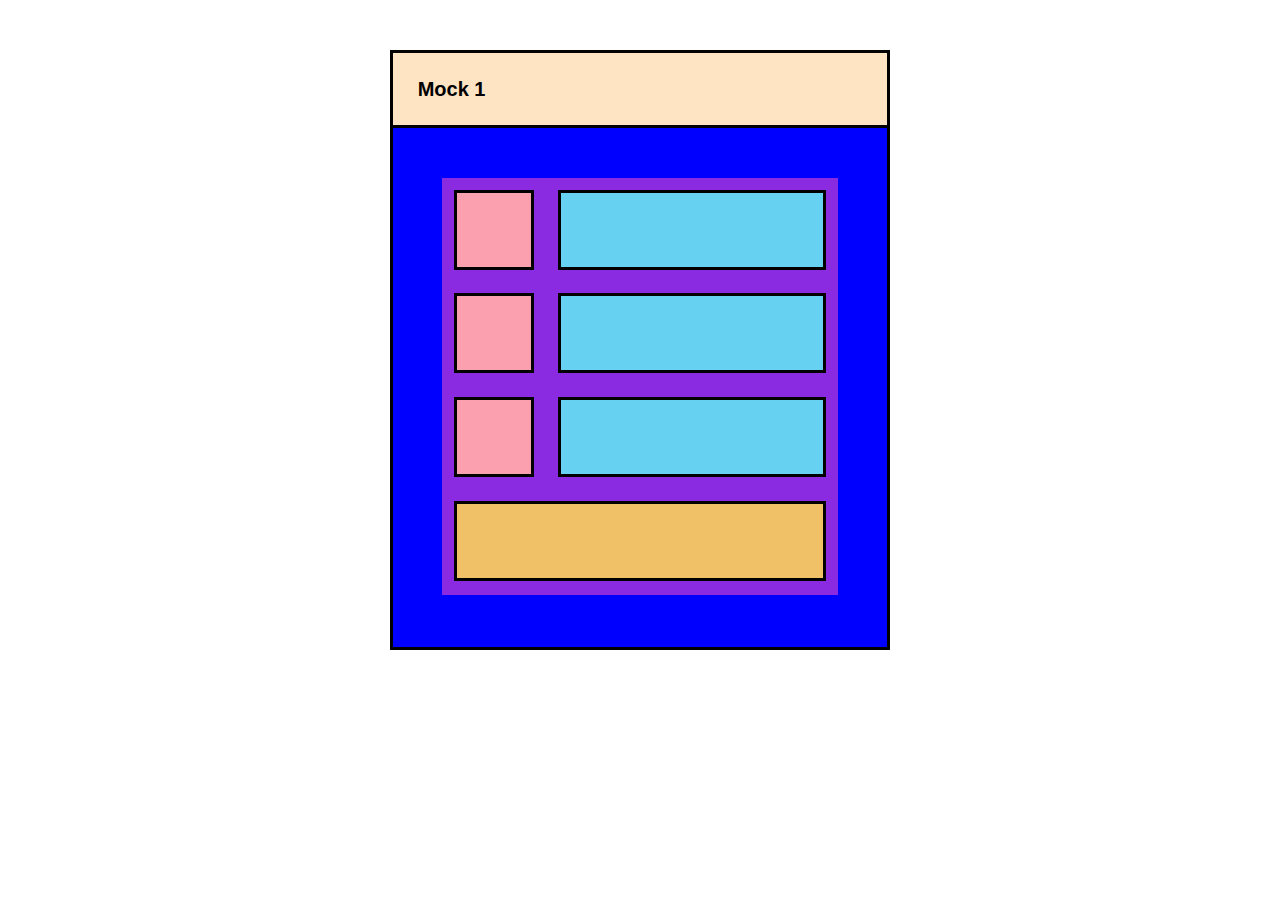
<file: challenge-1/index.html>
<!DOCTYPE html>
<html lang="en">
<head>
    <meta charset="UTF-8">
    <meta http-equiv="X-UA-Compatible" content="IE=edge">
    <meta name="viewport" content="width=device-width, initial-scale=1.0">
    <link href="./style.css" rel="stylesheet" type="text/css">
    <title>css flexbox</title>
</head>
<body>
    <div class="main">
        <h1>Mock 1</h1>
        <div class="firstdDiv">

            <div class="row">
                <div class="c1"> </div>
                <div class="c2"> </div>
            </div>
            
            <div class="row">
                <div class="c1"> </div>
                <div class="c2"></div>
            </div>
            
            <div class="row">
                <div class="c1"> </div>
                <div class="c2"> </div>
            </div>
            <div class="last"></div> 


        </div>

    </div>
    
</body>
</html>
</file>
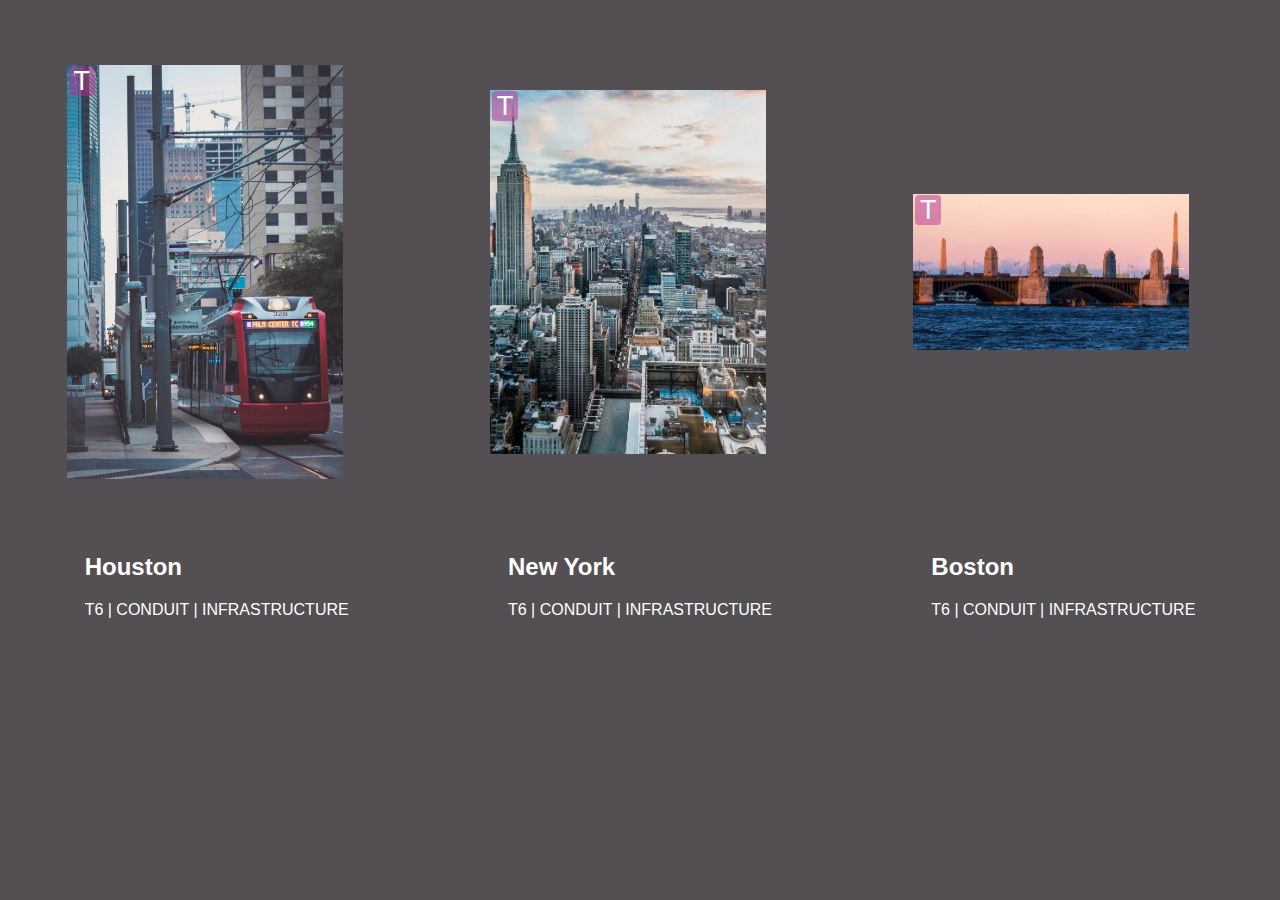
<file: challenge-2/index.html>
<!DOCTYPE html>
<html lang="en">
<head>
    <meta charset="UTF-8">
    <meta http-equiv="X-UA-Compatible" content="IE=edge">
    <meta name="viewport" content="width=device-width, initial-scale=1.0">
    <link href="style-challenge2.css" rel="stylesheet" type="text/css">
    <title>layout</title>
</head>
<body>

<div id="parent">


    <div class="flex">

        <div class="image ">
            <img src="../challenge-2/image/1.jfif">
            <div class="title">T</div>
        </div>



        <div class="image ">
            <img src="../challenge-2/image/2.jfif">
            <div class="title">T</div>
        </div>



        <div class="image " id="third">
            <img src="./image/3.jfif" >
            <div class="title">T</div>
        </div>


    </div>


    <div class="flex scound">

        <div class="text">
            <h2>Houston</h2>
            <p>T6 | CONDUIT | INFRASTRUCTURE</p>
        </div>

        <div class="text">
            <h2>New York</h2>
             <p>T6 | CONDUIT | INFRASTRUCTURE</p>
        </div>

        <div class="text">
            <h2>Boston</h2>
            <p>T6 | CONDUIT | INFRASTRUCTURE</p>
        </div>



    </div>

</div>

    
</body>
</html>
</file>
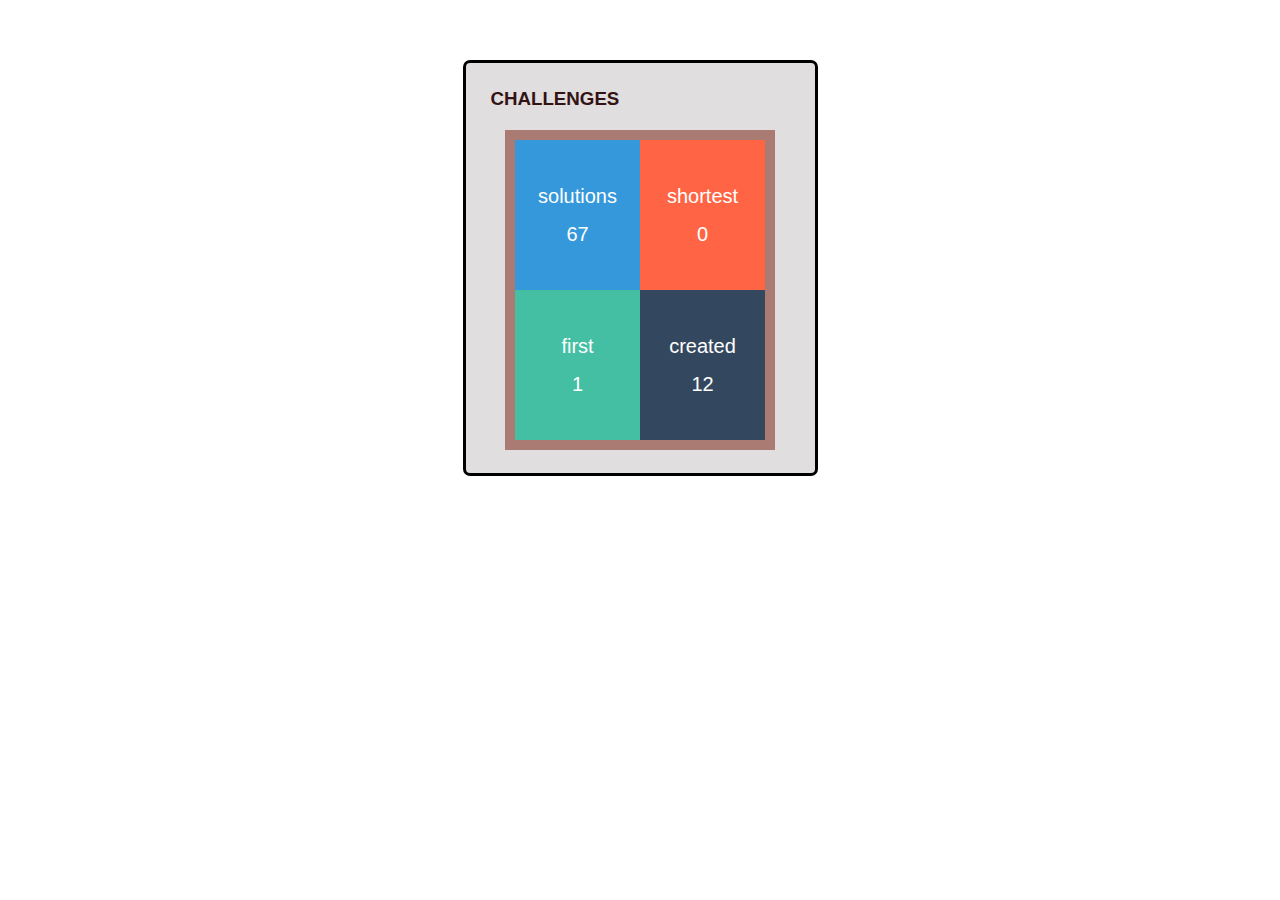
<file: challenge-3/index.html>
<!DOCTYPE html>
<html lang="en">
<head>
    <meta charset="UTF-8">
    <meta http-equiv="X-UA-Compatible" content="IE=edge">
    <meta name="viewport" content="width=device-width, initial-scale=1.0">
    <link href="challenge3.css" rel="stylesheet" type="text/css">
    <title>flexbox</title>
</head>
<body>

    <div class=" challenge card">
        <h3 class="card-title">CHALLENGES</h3>
        <div class="quadrants">
            <div class="quadrants-upper" >

                <div class="quadrants-1 solutions">
                    <span class="quadrants-title">solutions</span>
                    <span class="quadrants-number">67</span>
                </div>

                <div class="quadrants-1 shortest">
                    <span class="quadrants-title">shortest</span>
                    <span class="quadrants-number">0</span>
                </div>


            </div>

            <div class="quadrants-lower" >

                <div class="quadrants-1 first">
                    <span class="quadrants-title">first</span>
                    <span class="quadrants-number">1</span>
                </div>

                <div class="quadrants-1 authored">
                    <span class="quadrants-title">created</span>
                    <span class="quadrants-number">12</span>
                </div>


            </div>


        </div>

    </div>

    
</body>
</html>
</file>
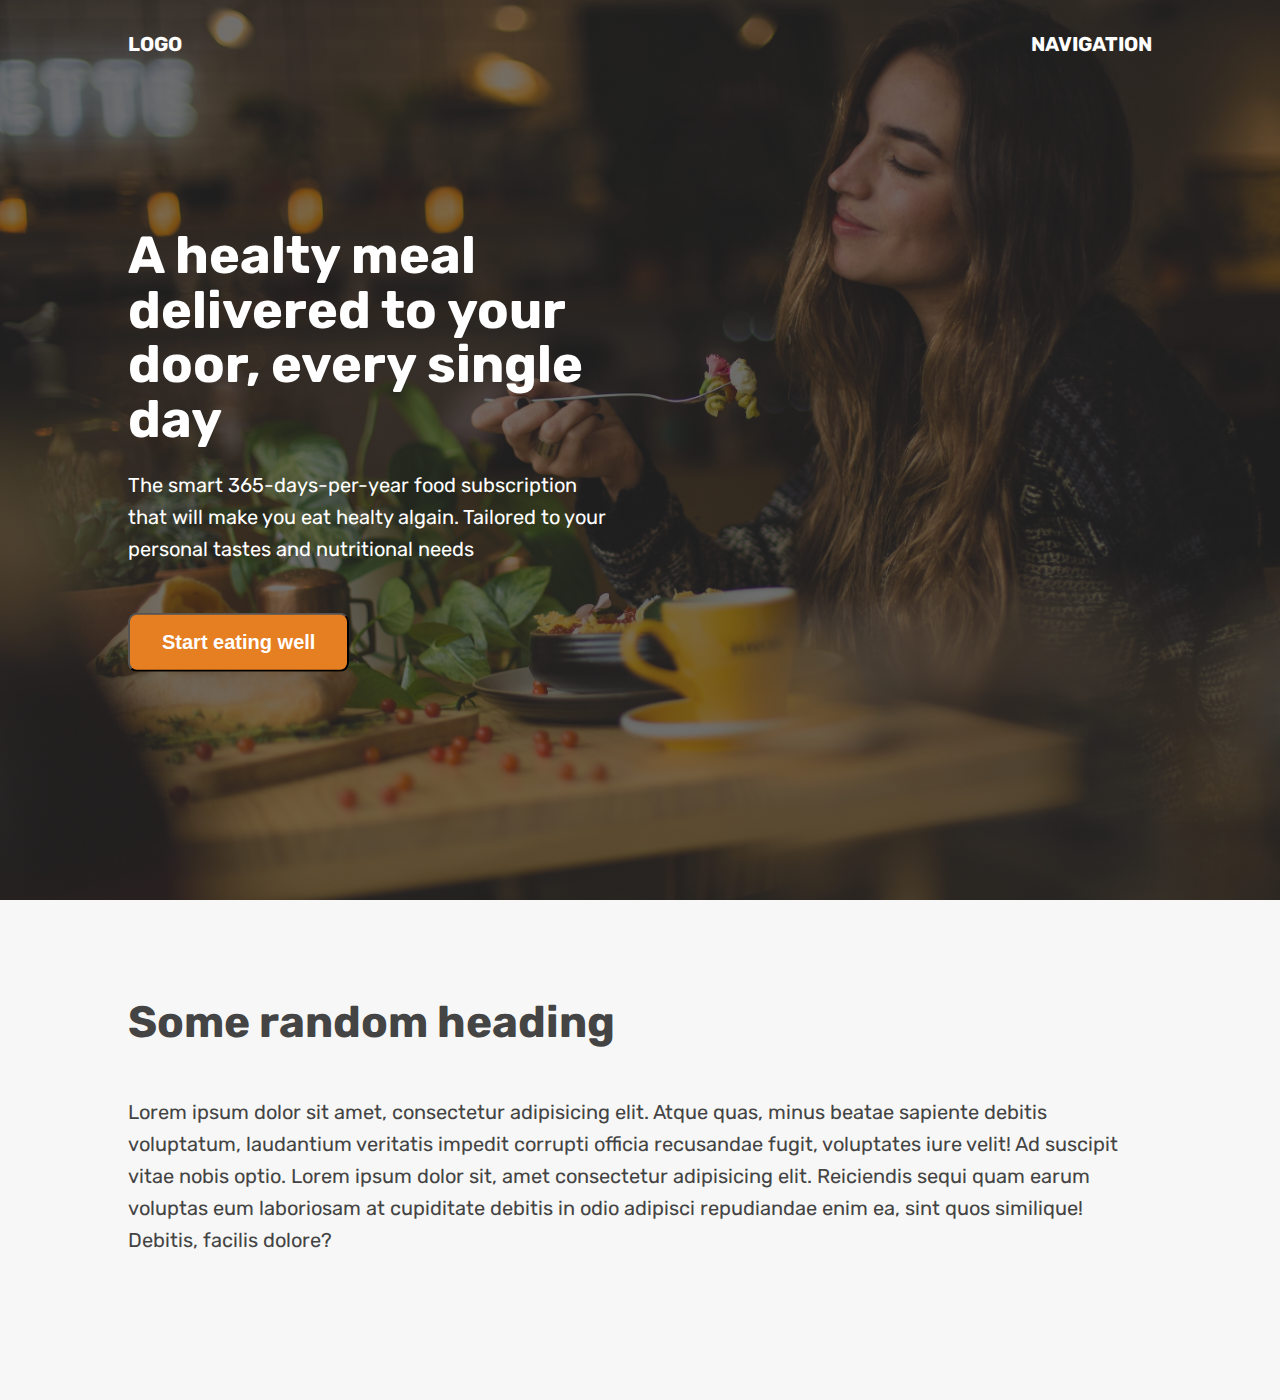
<file: challenge-4/index.html>
<!DOCTYPE html>
<html lang="en">
<head>
    <meta charset="UTF-8">
    <meta http-equiv="X-UA-Compatible" content="IE=edge">
    <meta name="viewport" content="width=device-width, initial-scale=1.0">
    <link href="style.css" rel="stylesheet">

    <link
      href="https://fonts.googleapis.com/css2?family=Rubik:wght@400;600;700&display=swap"
      rel="stylesheet" />
    <title>Challenge-4</title>
</head>
<body>
    <header class="header">
        <div class="container">
            <div class="header-links ">
                <a href="#">LOGO</a>
                <a href="#">NAVIGATION</a>
            </div>
         
        </div>

        <div class="header-container">
            <div class="header-container-inner">
                <h1> A healty meal delivered to your door, every single day </h1>
                <p>The smart 365-days-per-year food subscription that will make you eat healty algain. Tailored to your personal tastes and nutritional needs</p>
            <button class="btn"> Start eating well </button>
            </div>

    </div>

    </header>
    <section>
        <div class="container">

            <h2>Some random heading</h2>
            <p>
              Lorem ipsum dolor sit amet, consectetur adipisicing  elit. Atque quas,
              minus beatae sapiente debitis voluptatum, laudantium veritatis impedit
              corrupti officia recusandae fugit, voluptates iure velit! Ad suscipit
              vitae nobis optio. Lorem ipsum dolor sit, amet consectetur adipisicing
              elit. Reiciendis sequi quam earum voluptas eum laboriosam at
              cupiditate debitis in odio adipisci repudiandae  enim ea, sint quos
              similique! Debitis, facilis dolore?
            </p>

        </div>
    </section>
</body>
</html>
</file>
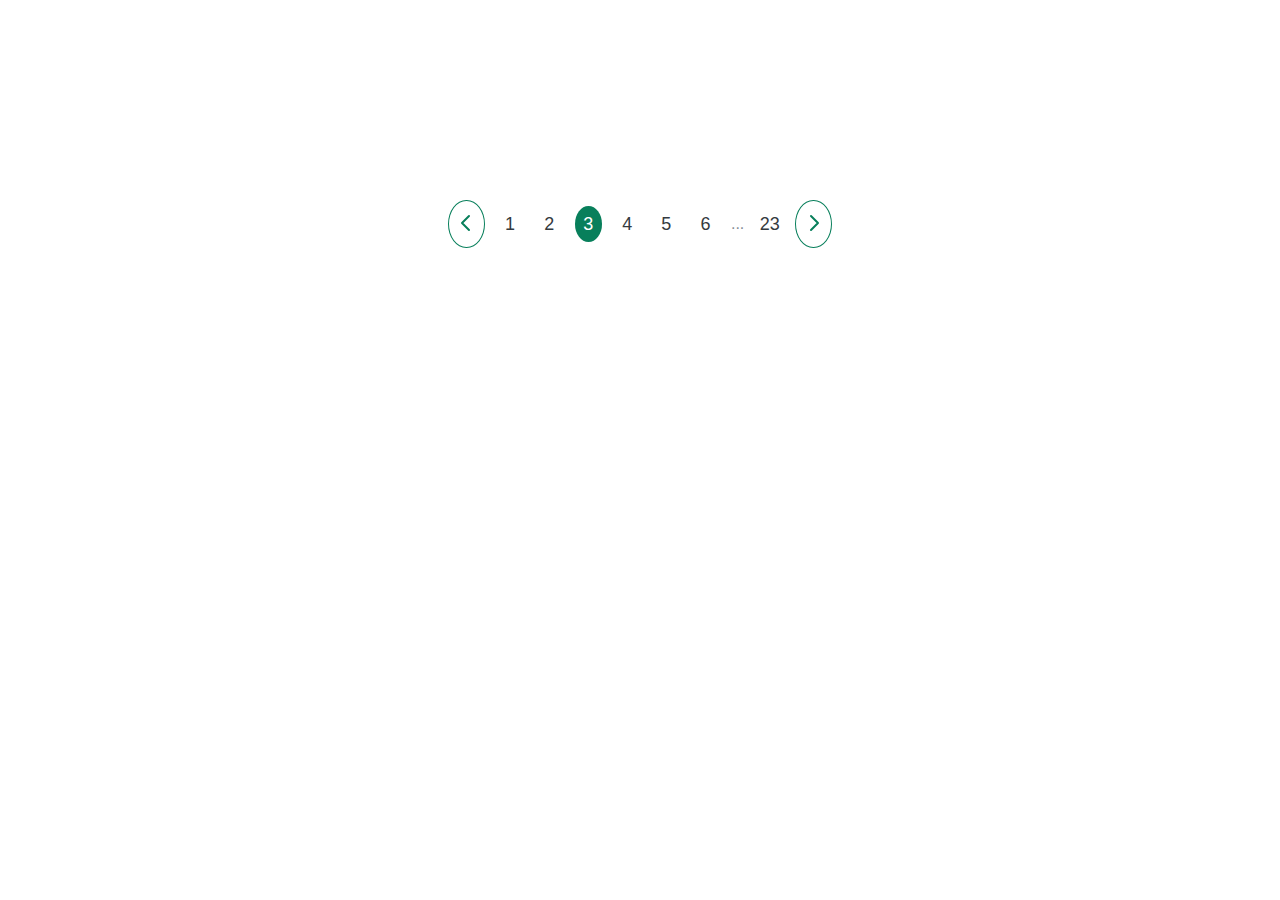
<file: challenge-5/index.html>
<!DOCTYPE html>
<html lang="en">
<head>
    <meta charset="UTF-8">
    <meta http-equiv="X-UA-Compatible" content="IE=edge">
    <meta name="viewport" content="width=device-width, initial-scale=1.0">
    <link rel="stylesheet" href="style.css">
    <title>Challenge-5</title>
</head>
<body>
    
        <div class="pagination">
            <button class="btn">
                <svg
                  class="btn-icon"
                  xmlns="http://www.w3.org/2000/svg"
                  fill="none"
                  viewBox="0 0 24 24"
                  stroke="currentColor"
                >
                  <path
                    stroke-linecap="round"
                    stroke-linejoin="round"
                    stroke-width="2"
                    d="M15 19l-7-7 7-7"
                  />
                </svg>
              </button>
    
              <a href="#" class="page-link">1</a>
              <a href="#" class="page-link">2</a>
              <a href="#" class="page-link  page-link--current">3</a>
              <a href="#" class="page-link">4</a>
              <a href="#" class="page-link">5</a>
              <a href="#" class="page-link">6</a>
              <span class="dots">...</span>
              <a href="#" class="page-link">23</a>
    
              <button class="btn">
                <svg
                  xmlns="http://www.w3.org/2000/svg"
                  class="btn-icon"
                  fill="none"
                  viewBox="0 0 24 24"
                  stroke="currentColor"
                >
                  <path
                    stroke-linecap="round"
                    stroke-linejoin="round"
                    stroke-width="2"
                    d="M9 5l7 7-7 7"
                  />
                </svg>
              </button>
    
        </div>
    
</body>
</html>
</file>
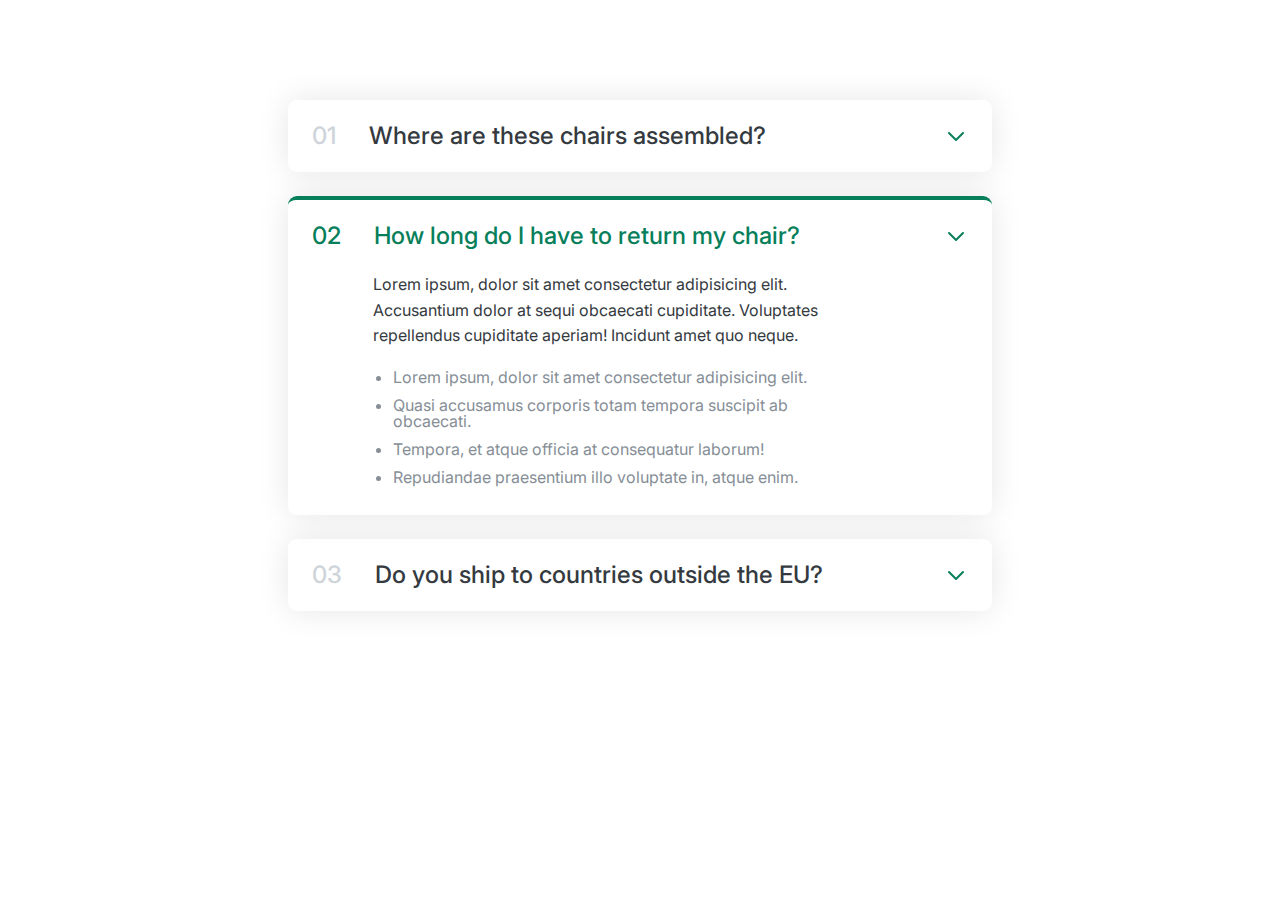
<file: challenge-6/index.html>
<!DOCTYPE html>
<html lang="en">
<head>
    <meta charset="UTF-8">
    <meta http-equiv="X-UA-Compatible" content="IE=edge">
    <meta name="viewport" content="width=device-width, initial-scale=1.0">
    <title>Accordion</title>
    <link rel="stylesheet" href="style.css">
    <link
    href="https://fonts.googleapis.com/css2?family=Inter:wght@400;500;700&display=swap"
    rel="stylesheet" />
</head>
<body>
    <div class="accordion">

        <div class="item">
            <div class="title">
                <p class="number">01</p>
                <p class="text">Where are these chairs assembled?</p>
            </div>
            <svg
            xmlns="http://www.w3.org/2000/svg"
            class="icon"
            fill="none"
            viewBox="0 0 24 24"
            stroke="currentColor"
            >
            <path
              stroke-linecap="round"
              stroke-linejoin="round"
              stroke-width="2"
              d="M19 9l-7 7-7-7"
            />
          </svg>

        </div>

        <div class="hidden-box">
            <div class="item-open">
               <div class="title">
                  <p class="number">02</p>
                  <p class="text">How long do I have to return my chair?</p>
               </div>
                <svg
                xmlns="http://www.w3.org/2000/svg"
                class="icon"
                fill="none"
                viewBox="0 0 24 24"
                stroke="currentColor"
                 >
              <path
                stroke-linecap="round"
                stroke-linejoin="round"
                stroke-width="2"
                d="M19 9l-7 7-7-7"
              />
            </svg>
    
            </div>

            <div class="item-title">
                <p>
                    Lorem ipsum, dolor sit amet consectetur adipisicing elit.
                    Accusantium dolor at sequi obcaecati cupiditate. Voluptates
                    repellendus cupiditate aperiam! Incidunt amet quo neque.
                  </p>
                  <ul>
                    <li>Lorem ipsum, dolor sit amet consectetur adipisicing elit.</li>
                    <li>
                      Quasi accusamus corporis totam tempora suscipit ab obcaecati.
                    </li>
                    <li>Tempora, et atque officia at consequatur laborum!</li>
                    <li>Repudiandae praesentium illo voluptate in, atque enim.</li>
                  </ul>

            </div>

        </div>

        <div class="item">
            <div class="title">
                <p class="number">03</p>
                <p class="text">Do you ship to countries outside the EU?</p>
            </div>
            <svg
              xmlns="http://www.w3.org/2000/svg"
              class="icon"
              fill="none"
              viewBox="0 0 24 24"
              stroke="currentColor"
            >
              <path
                stroke-linecap="round"
                stroke-linejoin="round"
                stroke-width="2"
                d="M19 9l-7 7-7-7"
              />
            </svg>
        </div>

        

    </div>
    
</body>
</html>
</file>
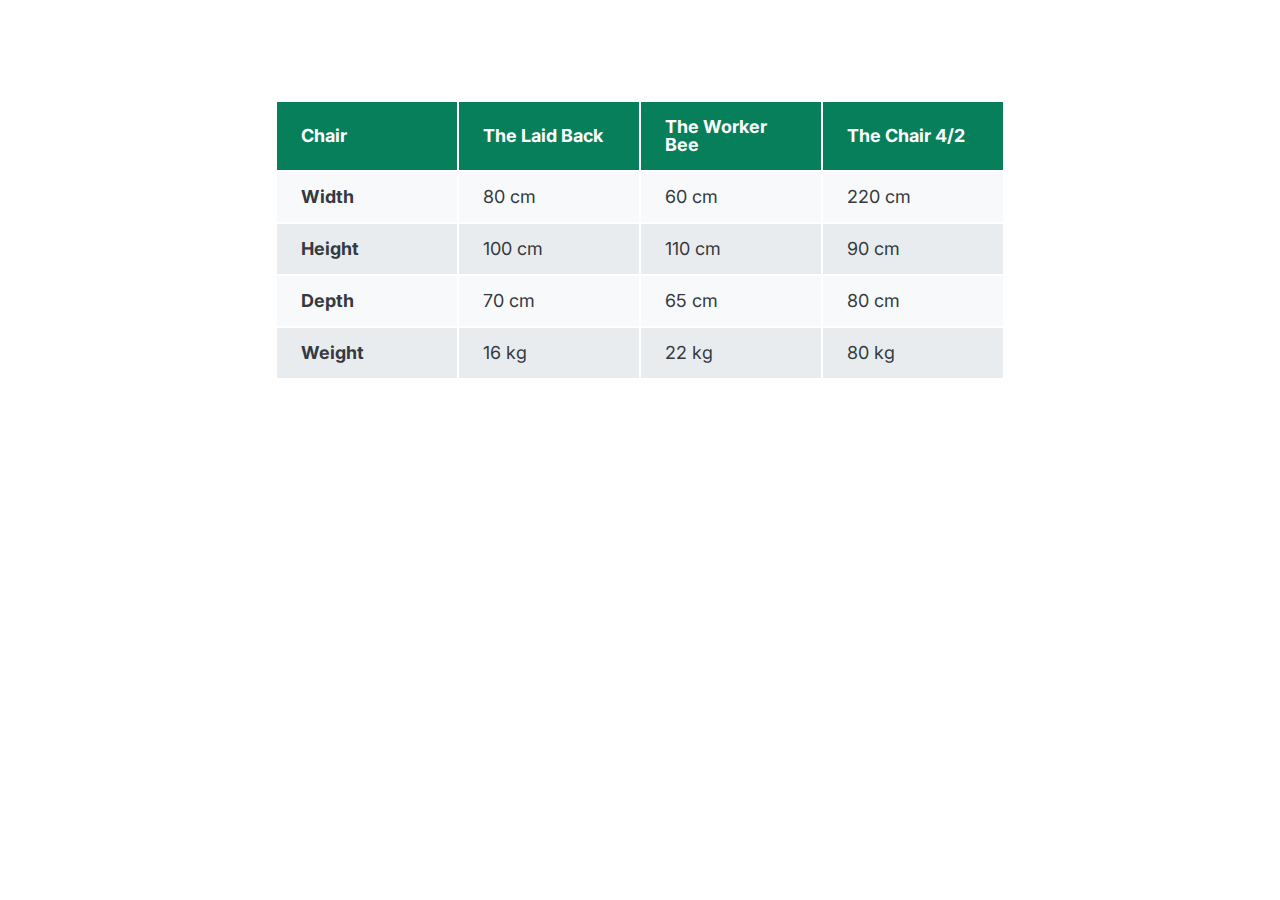
<file: challenge-7/index.html>
<!DOCTYPE html>
<html lang="en">
<head>
    <meta charset="UTF-8">
    <meta http-equiv="X-UA-Compatible" content="IE=edge">
    <meta name="viewport" content="width=device-width, initial-scale=1.0">
    <link rel="stylesheet" href="style.css">
    <link
      href="https://fonts.googleapis.com/css2?family=Inter:wght@400;500;700&display=swap"
      rel="stylesheet" />

    <title>Table</title>
</head>
<body>
    <div class="table">
       <table>
           <thead>
               <tr>
                <th>Chair</th>
                <th>The Laid Back</th>
                <th>The Worker Bee</th>
                <th>The Chair 4/2</th>
               </tr> 
           </thead>

           <tbody>
               <tr>
                   <th>Width</th>
                   <td>80 cm</td>
                   <td>60 cm</td>
                   <td>220 cm</td>
               </tr>

               <tr>
                   <th>Height</th>
                   <td>100 cm</td>
                   <td>110 cm</td>
                   <td>90 cm</td>

               </tr>
               <tr>
                   <th>Depth</th>
                   <td>70 cm</td>
                   <td>65 cm</td>
                   <td>80 cm</td>
               </tr>
               <tr>
                   <th>Weight</th>
                   <td>16 kg</td>
                   <td>22 kg</td>
                   <td>80 kg</td>
               </tr>
           </tbody>
       </table>
    </div>
</body>
</html>
</file>
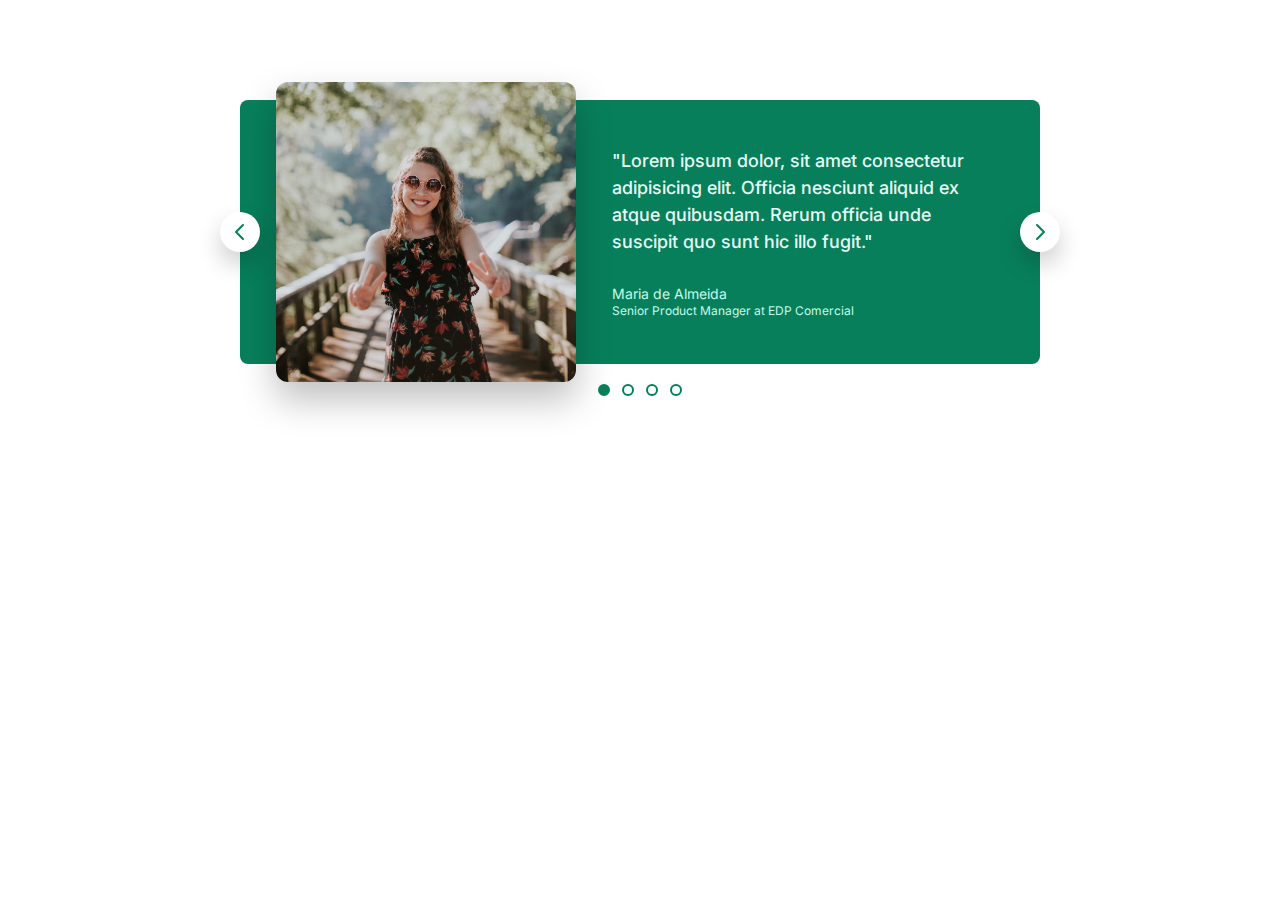
<file: challenge-8/index.html>
<!DOCTYPE html>
<html lang="en">
<head>
    <meta charset="UTF-8">
    <meta http-equiv="X-UA-Compatible" content="IE=edge">
    <meta name="viewport" content="width=device-width, initial-scale=1.0">
    <link rel="stylesheet" href="style.css">
    <link
    href="https://fonts.googleapis.com/css2?family=Inter:wght@400;500;700&display=swap"
    rel="stylesheet"/>
    <title>Carousel Component</title>
</head>
<body>
    <div class="carousel">
        <img src="maria.jpg" alt="Maria">
        <section class="testimonial">
            <p class="testimonial-text">
                "Lorem ipsum dolor, sit amet consectetur adipisicing elit. Officia
                nesciunt aliquid ex atque quibusdam. Rerum officia unde suscipit quo
                sunt hic illo fugit."
            </p>
            <p class="testimonial-author">Maria de Almeida</p>
            <p class="testimonial-job">Senior Product Manager at EDP Comercial</p>
        </section>

        <button class="btn btn--left">
            <svg
               xmlns="http://www.w3.org/2000/svg"
               class="btn-icon"
               fill="none"
               viewBox="0 0 24 24"
               stroke="currentColor"
            >
                <path
                  stroke-linecap="round"
                  stroke-linejoin="round"
                  stroke-width="2"
                  d="M15 19l-7-7 7-7"
                />
            </svg>

        </button>


        <button class="btn btn--right">
            <svg
              xmlns="http://www.w3.org/2000/svg"
              class="btn-icon"
              fill="none"
              viewBox="0 0 24 24"
              stroke="currentColor"
            >
              <path
                stroke-linecap="round"
                stroke-linejoin="round"
                stroke-width="2"
                d="M9 5l7 7-7 7"
              />
            </svg>
        </button>


        <div class="dots">
            <button class="dot dot--fill">&nbsp;</button>
            <button class="dot">&nbsp;</button>
            <button class="dot">&nbsp;</button>
            <button class="dot">&nbsp;</button>
        </div>


    </div>

    
</body>
</html>
</file>
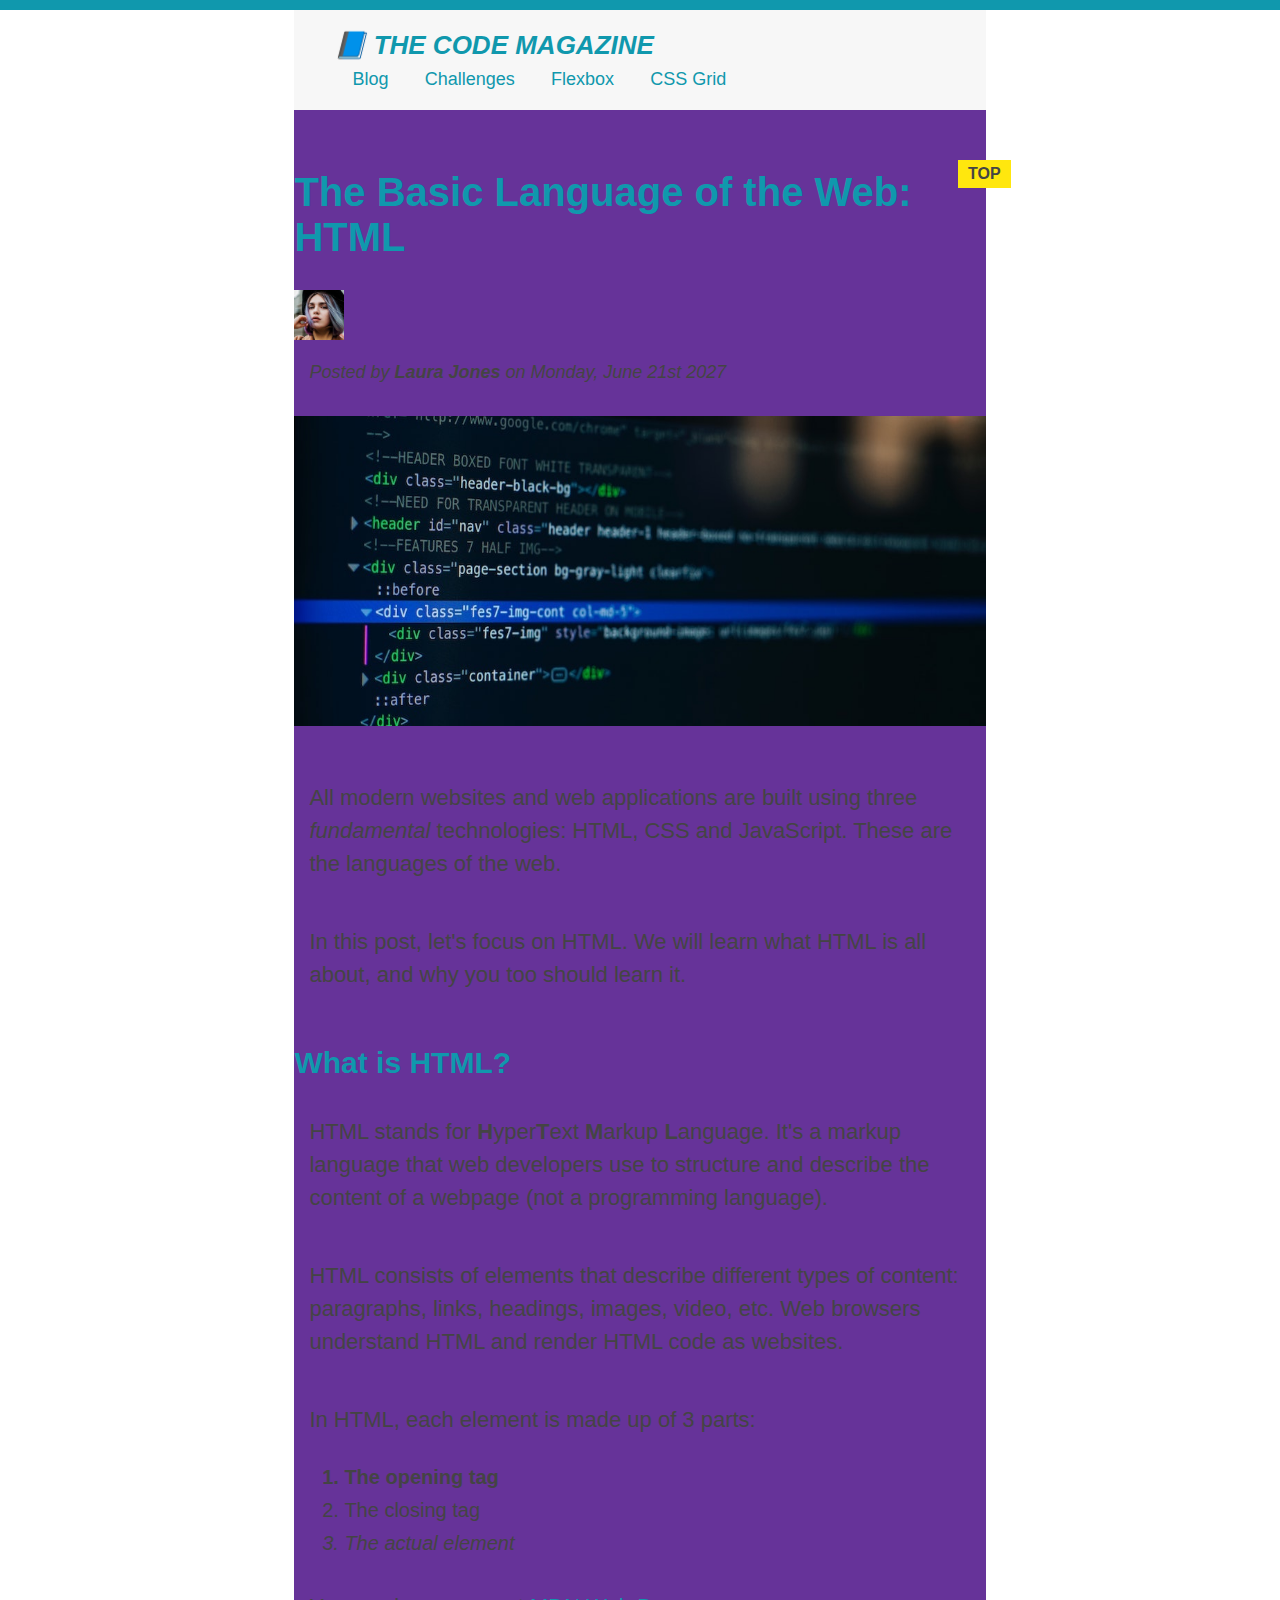
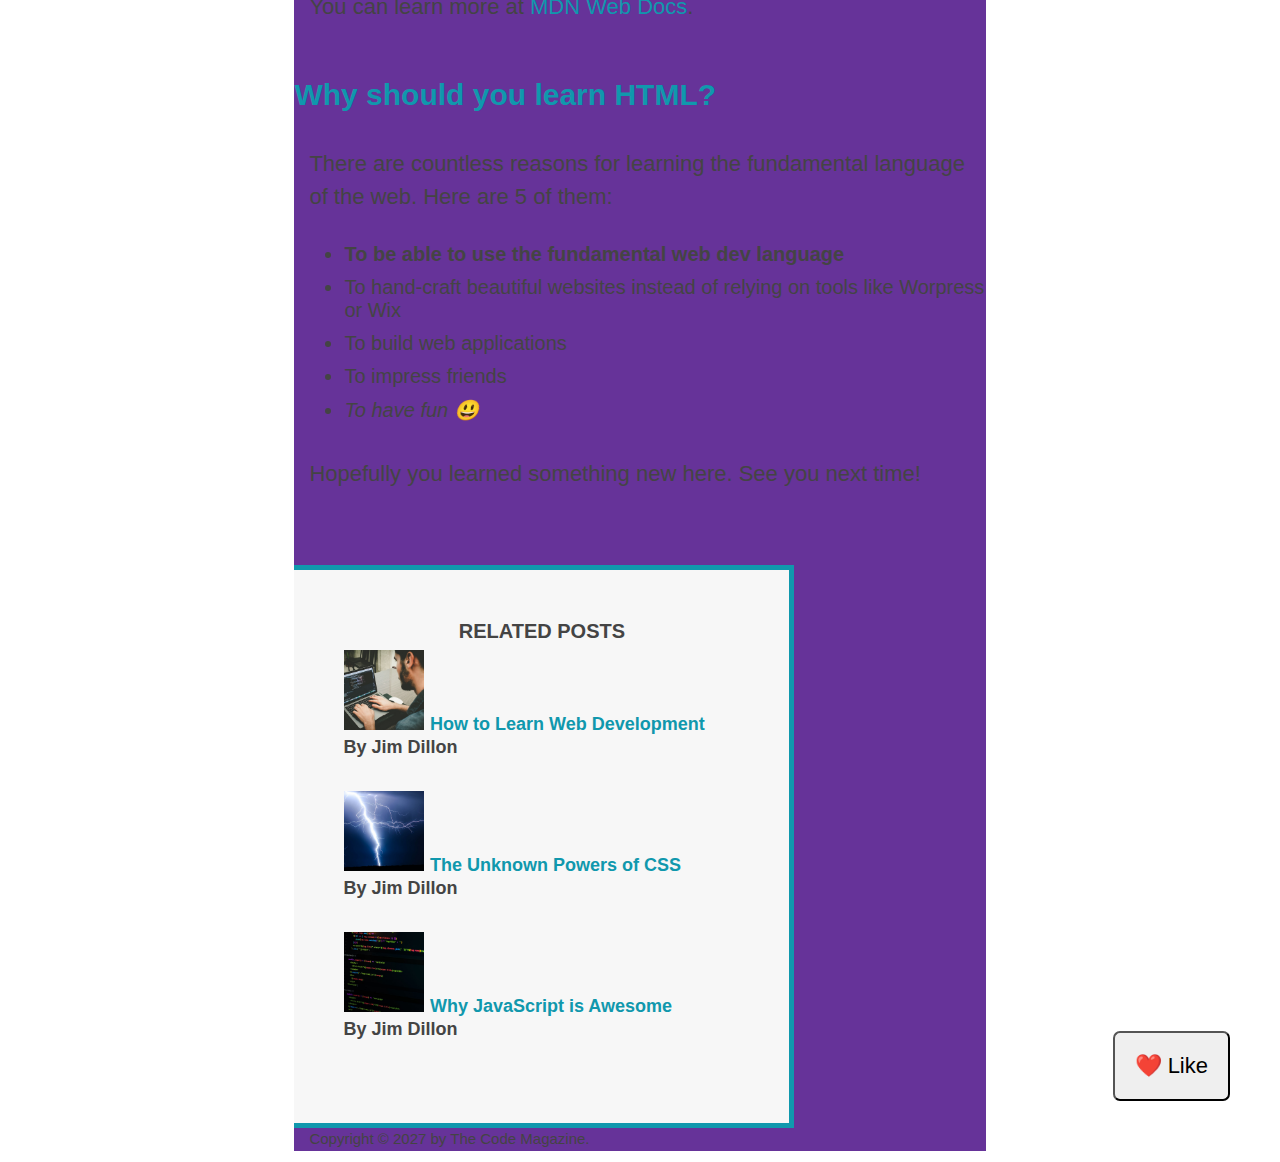
<file: challenge-9/index.html>
<!DOCTYPE html>
<html lang="en">
<head>
    <meta charset="UTF-8">
    <meta http-equiv="X-UA-Compatible" content="IE=edge">
    <meta name="viewport" content="width=device-width, initial-scale=1.0">
    <link rel="stylesheet" href="style.css">
    <title>challenge-9</title>
</head>
<body>
    <div class="container">
        <header class="main-header">
            <h1> <span>📘</span> The Code Magazine</h1>

            <nav>
                <ul>
                    <li><a href="#">Blog</a></li>
                    <li><a href="#">Challenges</a></li>
                    <li><a href="#">Flexbox</a></li>
                    <li><a href="#">CSS Grid</a></li>
                </ul> 
            </nav>

        </header>
        <!------------------->
        <div class="article">
            <header class="post-header">
                <h2>The Basic Language of the Web: HTML</h2>
                <div class="image">
                    <img src="images/laura-jones.jpg" alt="Headshot of Laura Jones"    />
                </div>

                <p id="author">
                    Posted by <strong>Laura Jones</strong> on Monday, June 21st 2027
                </p>

                <div class="image-2">
                    <img src="images//post-img.jpg" alt="Headshot of Laura Jones"    />
                </div>

                <button>❤️ Like</button>
            </header>

           <p>
              All modern websites and web applications are built using three
              <em>fundamental</em>
              technologies: HTML, CSS and JavaScript. These are the languages of the
              web.
           </p>

           <p>
              In this post, let's focus on HTML. We will learn what HTML is all
              about, and why you too should learn it.
           </p>

           <h3>What is HTML?</h3>

           <p>
              HTML stands for <strong>H</strong>yper<strong>T</strong>ext
              <strong>M</strong>arkup <strong>L</strong>anguage. It's a markup
              language that web developers use to structure and describe the content
              of a webpage (not a programming language).
           </p>

           <p>
              HTML consists of elements that describe different types of content:
              paragraphs, links, headings, images, video, etc. Web browsers
              understand HTML and render HTML code as websites.
           </p>

           <p>In HTML, each element is made up of 3 parts:</p>

           <ol>
              <li class="first-li">The opening tag</li>
              <li>The closing tag</li>
              <li>The actual element</li>
           </ol>

           <p>
               You can learn more at <a href="https://developer.mozilla.org/en-US/docs/Web/HTML"target="_blank">MDN Web Docs</a>.
            </p>


            <h3>Why should you learn HTML?</h3>
            <p>
                There are countless reasons for learning the fundamental language of
                the web. Here are 5 of them:
              </p>

              <ul class="ul-2">
                  <li class="first-li">
                    To be able to use the fundamental web dev language
                  </li>
                  <li>
                      To hand-craft beautiful websites instead of relying on tools     like Worpress or Wix
                   </li>
                    <li>To build web applications</li>
                    <li>To impress friends</li>
                    <li>To have fun 😃</li>
              </ul>
              <p>Hopefully you learned something new here. See you next time!</p>
        </div>

        <aside>
            <h4>Related posts</h4>

            <div class="related">
                <img src="images/related-1.jpg" alt="">
                <a href="#">How to Learn Web Development</a>
                <p class="related-author">By Jim Dillon</p>
            </div>

            <div class="related">
                <img src="images/related-2.jpg" alt="">
                <a href="#">The Unknown Powers of CSS</a>
                <p class="related-author">By Jim Dillon</p>
            </div>

            <div class="related">
                <img src="images/related-3.jpg" alt="">
                <a href="#">Why JavaScript is Awesome</a>
                <p class="related-author">By Jim Dillon</p>
            </div>

        </aside>
        <footer>
            <span id="copyright" class="copyright text">
              Copyright &copy; 2027 by The Code Magazine.
            </span>
        </footer>

    </div>
    
</body>
</html>
</file>
<file: challenge-1/style.css>
*{
    margin: 0;
    padding: 0;
    box-sizing: border-box;
}
  div.main{
    border: 3px solid;
    height: 600px;
    width: 500px;
    /* margin-left: 30%;
    margin-top: 20px; */
    margin: auto;
    margin-top: 50px;
    background-color: blue;
 }
 h1{
    border-bottom: 3px solid;
    font-family: sans-serif;
    margin: 0;
    padding: 5%;
    font-size: 20px;
    background-color: bisque;
}

   .firstdDiv{
       margin:10% ;
       padding-bottom: 2px;
       background-color: blueviolet;
   }
  
  div.row{
     display: flex; 
     flex-flow:row ;
    
   } 
   div.c1{

    border: 3px solid;
    background-color: rgb(250, 160, 175);
    height: 80px;
    width: 80px;   
    margin: 3%;
    
    }
  div.c2{
    
     border: 3px solid;
     background-color: rgb(103, 209, 241);
     height: 80px;
     width: 80px;
     flex-grow: 2;  
     margin: 3%;
    
      }
      div.last{
         border: 3px solid;
         background-color: rgb(241, 193, 103);
         height: 80px;
         flex-grow: 3;
         margin: 3%;
        }

     h2{
      border-bottom: 3px solid;
      font-family: sans-serif;
      margin: 0;
      padding: 5%;
      font-size: 20px;
    }
</file>
<file: challenge-2/style-challenge2.css>
*{
    margin: 0;
    padding: 0;
    box-sizing: border-box;
}
body{
    background-color:#544F53 ;
}
.flex{
    margin-top: 60px;
    display: flex;
    /* flex-wrap: wrap; */
    justify-content: space-around;
    align-items: center;
    padding: 5px;
}
.Second{
    margin-top: 30px;

}

.image{
    width: 300px;
    /* margin: 40px; */
    position: relative;
}
.image img{
    width:92%;;
    height: 63%;
 
}


.title{
background-color:#b830917e ;
color: white;
width: 26px;
height: 30px;
font-size: 27px;
border-radius: 4px;
text-align: center;
position: absolute;
top: 1px;
left: 2px;
font-family:sans-serif;;
}

.text{

    color: white;
    font-family: sans-serif;
}
.text p{
    margin-top: 20px;

}

@media only screen and (max-width: 770px) {
    .flex{
        display: flex;
        flex-direction: column;
    }
    .image{
        margin-bottom:30px ;
    }
    .text{
        margin-bottom: 30px;
        
    }
    #parent{
        display: flex;
        justify-content: center;
        align-items: center;
    }
}

@media only screen and (max-width: 880px){
    .text{
        width: 210px;
      
    }

}
</file>
<file: challenge-3/challenge3.css>
*{
    margin: 0;
    padding: 0;
    box-sizing: border-box;
}
body{
    font-family: Helvetica;
}
.challenge{
    background-color: rgb(224, 222, 222);
    margin: 60px auto;
    height: 416px;
    width: 355px;
    padding: 25px;
    border: 3px solid black;
    border-radius: 7px;
}
.quadrants{
    background-color: rgb(170, 123, 115); 
    color: white;
    width: 270px;
    height: 20rem; 
    padding: 10px; 
    margin: auto; 
}
.quadrants-1{
    display: flex;
    flex-direction: column;
    justify-content: center;
    align-items: center;
    width: 260px;
    height: 150px; 
}

.quadrants-upper{
    display: flex;
    /* flex-direction: row;
    justify-content: center;
    align-items: center; */
    
}
.quadrants-lower{
    display: flex;
    /* flex-direction: row;
    justify-content: center;
    align-items: center; */
}

.solutions{
    background-color: #3498db;
}

.shortest{
    background-color: #ff6545;
}
.first{
    background-color: #44bfa3;
}
.authored{
    background-color: #33485f;
}
.quadrants-title{
    margin-bottom:15px;
    font-size: 20px;
}
.quadrants-number{
  font-size: 20px;
}
.card-title{
    margin-bottom: 20px;
    color: rgb(51, 19, 19);
}

@media only  screen and (max-width:420px) {
    .quadrants-upper{
        flex-direction: column;
    }
    .quadrants-lower{
        flex-direction: column;
    }
    .challenge{
        height: 45rem;
    }
    .quadrants{
        height: 39rem;
        width: 280px;
    }
}
</file>
<file: challenge-4/style.css>
*{
    padding: 0;
    margin: 0;
    box-sizing: border-box;
}
body {
    font-family: "Rubik", sans-serif;
    color: #444;
  }
  .header{
      /* background-image: url(images/hero.jpg); */
      background-image: linear-gradient(
            rgba(34, 34, 34, 0.6),
            rgba(34, 34, 34, 0.6)
          ),
          url(images/hero.jpg);
      background-repeat: no-repeat;
      background-size: cover;
      height: 100vh;
      color: #fff;
      position: relative;
  }
  .container{
      /* width: 1200px; OR:80% */
      width: 80%;
      margin: 0 auto; /*left:auto; right:auto*/
  }
  .header-links{
      display: flex;
      align-items: center;
      justify-content: space-between;
      font-size: 20px;
      font-weight: 700;
      padding-top: 32px;
      
  }
  .header-links a{
      text-decoration: none;
      color: #fff;
  }
  .header-links a:active{
      color:#e67e22; ;
  }
  .header-container{
      /* width: 1200px; */
      width: 80%;
      position: absolute;
      left: 50%;
      top: 50%;
      transform: translate(-50%, -50%);
  }
  .header-container-inner{
    width: 48%;
  }
  .header-container-inner h1{
      font-size: 52px;
      margin-bottom: 23px;
      line-height: 1.05;
  }
  .header-container-inner p {
    font-size: 20px;
    line-height: 1.6;
    margin-bottom: 48px;
  }
   .btn {
        font-size: 20px;
        font-weight: 600;
        background-color: #e67e22;
        color: #fff;
        display: inline-block;
        padding: 16px 32px;
        border-radius: 9px;
      } 
      section{
        padding: 96px 0;
        background-color: #f7f7f7;
      }
      section .container h2 {
        font-size: 44px;
        margin-bottom: 48px;
      }
      section .container p{
        font-size: 20px;
        line-height: 1.6;
        margin-bottom: 48px;
      }


      @media (max-width:1111px){
          .header-container{
              padding-top: 50px;
          }
          .header-container-inner{
              width: 100%;
          }
          section{
              padding-top:120px;
          }

      }
      @media (max-width:810px){
        .header-container{
            padding-top: 80px;
        }
      }
      @media (max-width:440px){
        .header-container{
            padding-top: 150px;
        }
        .header-container{
            width: 100%;
            padding-left: 10px;
            padding-right: 10px;
            padding-top: 58px;
        }
        .header-container-inner{
            width: 100%;
        }
        .header-container-inner h1{
            font-size: 42;
            margin-bottom: 18;

        }
        .container h2{
            margin-bottom: 25px;
        }
      }
</file>
<file: challenge-5/style.css>
*{
    padding: 0;
    margin: 0;
    box-sizing: border-box;
}
body{
    font-family: "Inter", sans-serif;
    color: #343a40;
}

.pagination{
    width: 30%;
    margin-top:200px;
    margin-left: auto;
    margin-right: auto;
    line-height: 1;
    display: flex;
    justify-content: space-around;
    align-items: center;
    gap: 12px;
}
.btn {
    border: 1px solid #087f5b;
    height: 48px;
    width: 48px;
    border-radius: 50%;
    background: none;
    cursor: pointer;
 }

.btn:hover {
    background-color: #087f5b;
 }

.btn:hover .btn-icon {
    stroke: #fff;
  }
.btn-icon {
    height: 24px;
    width: 24px;
    stroke: #087f5b;
 }
.page-link{
    font-size: 18px;
    color: #343a40;
    text-decoration: none;
    height: 36px;
    width: 36px;
    border-radius: 50%;
    display: flex;
    align-items: center;
    justify-content: center;
}
.page-link:hover,
.page-link:active,
.page-link.page-link--current {
  background-color: #087f5b;
  color: #fff;
}
.dots {
    color: #868e96;
  }

  @media(max-width:1177px){
      .pagination{
          width:40% ;
      }
  }
  @media(max-width:690px){
    .pagination{
        width:60% ;
    }
}
@media(max-width:500px){
    .pagination{
        width:82% ;
    }
}
@media(max-width:460px){
    .pagination{
        width:90% ;
    }
}
</file>
<file: challenge-6/style.css>
*{
    padding: 0;
    margin: 0;
    box-sizing: border-box;
}
.icon{
    width: 24px;
    height: 24px;
    stroke: #087f5b;
}
body{
    font-family: "Inter", sans-serif;
    color: #343a40;
    line-height: 1;
}
.accordion{
    width: 55%;
    margin: 100px auto;
    /* background-color: cornflowerblue; */
    display: flex;
    flex-direction: column;
     gap: 24px;
}
.item{
    display: flex;
    align-items: center;
    justify-content:space-between;
    padding: 24px;
    box-shadow: 0 0 32px rgba(0, 0, 0, 0.1);
    gap: 32px;
    border-radius: 9px;
}
.title{
    display: flex;
    align-items: center;
    justify-content: center;
}
.item-open{
    display: flex;
    align-items: center;
    justify-content: space-between;
    gap: 32px;
    padding: 24px;
}
.hidden-box{
    box-shadow: 0 0 32px rgba(0, 0, 0, 0.1);
    padding-bottom: 30px;
    border-radius: 9px;
}
.number , .text{
    font-size: 24px;
    font-weight: 500;
    /* color: #087f5b; */
}
.number{
    color: #ced4da;
    margin-right: 33px;
}
.hidden-box{
    border-top: 4px solid #087f5b;
}
.item-title{
    width: 65%;
    margin-left: 85px; 
     
}
.item-open .title .number ,
 .item-open .title .text {
 color:#087f5b ;
}
.item-title p{
    margin-bottom: 20px;
    line-height: 1.6;
}
.item-title ul{
    color: #868e96;
    margin-left: 20px;
    display: flex;
    flex-direction: column;
    gap: 12px;
}
@media (max-width:1111px){
    .accordion{
        width: 65%;
    }
}
@media (max-width:935px){
    .accordion{
        width: 75%
    }

}
@media (max-width:813px){
    .accordion{
        width: 85%;
    }

}
@media (max-width:720px){
    .accordion{
        width: 95%;
    }
    .item-title{
        margin-left:70px ;
        width: 75%;
    }

}
</file>
<file: challenge-7/style.css>
*{
    padding: 0;
    margin: 0;
    box-sizing: border-box;
}
body{
    font-family: "Inter",sans-serif;
    color: #343a40;
    line-height: 1;
}
.table{
    width: 60%;
    margin-top: 100px;
    margin-left: auto;
    margin-right: auto;
    font-size: 18px;
    border-collapse: collapse;
    
}
table{
    width: 95%;
    margin-left: auto;
    margin-right: auto;
}
thead tr{
   background-color: #087f5b;
   color: #fff;
}
thead th{
    width: 25%;
}
th,td {
  padding: 16px 24px;
  text-align: left;
}
tbody tr:nth-child(odd) {
    background-color: #f8f9fa;
}

tbody tr:nth-child(even) {
   background-color: #e9ecef;
 }
 @media(max-width:1255px){
   .table{
       width: 75%;
   }
 }
</file>
<file: challenge-8/style.css>
*{
    margin: 0;
    padding: 0;
    box-sizing: border-box;
}
body {
    font-family: "Inter", sans-serif;
    color: #343a40;
    line-height: 1;
}
.carousel{
    width: 800px;
    margin: 100px auto;
    background-color: #087f5b;
    padding: 32px 48px 32px 86px;
    border-radius: 8px;
    display: flex;
    align-items: center;
    gap: 86px;
    position: relative;

}
img{
    height: 200px;
    border-radius: 8px;
    transform: scale(1.5);
    box-shadow: 0 12px 24px rgba(0, 0, 0, 0.25);
}
.testimonial-text{
    font-size: 18px;
    font-weight: 500;
    line-height: 1.5;
    margin-bottom: 32px;
    color: #e6fcf5;
}
.testimonial-author{
    margin-bottom: 4px;
    font-size: 14px;
    color: #c3fae8;
}
.testimonial-job{
    font-size: 12px;
    color: #c3fae8;

}
.btn{
    background-color: #fff;
    border: none;
    width: 40px;
    height: 40px;
    border-radius: 50%;
    position: absolute;
    box-shadow: 0 12px 24px rgba(0, 0, 0, 0.2);
    cursor: pointer;
    display: flex;
    align-items: center;
    justify-content: center;
}
.btn--left{
    left: 0;
    top: 50%;
    transform: translate(-50%, -50%);
}

.btn--right {
    right: 0;
    top: 50%;
    transform: translate(50%, -50%);
}
  
.btn-icon {
    height: 24px;
    width: 24px;
    stroke: #087f5b;
}
.dots {
    position: absolute;
    left: 50%;
    bottom: 0;
    transform: translate(-50%, 32px);
    display: flex;
    gap: 12px;
}
.dot {
    height: 12px;
    width: 12px;
    background-color: #fff;
    border: 2px solid #087f5b;
    border-radius: 50%;
    cursor: pointer;
}

.dot--fill {
    background-color: #087f5b;
}
.btn:active{
    background-color: #3e8b74;
}
.btn-icon:active {
    stroke: #fff;
    height: 27px;
    width: 27px;
}
.dot:active{
    background-color: #087f5b;
}
@media(max-width:814px){
    .carousel{
        width: 700px;
        margin: 150px auto;
        margin-left: 8px;
    }
}
</file>
<file: challenge-9/style.css>
*{
    padding: 0;
    margin: 0;
    box-sizing: border-box;
}
body{
    color: #444;
    font-family: sans-serif;
    border-top: 10px solid #1098ad;
    position: relative;
}
.container{
    width: 54%;/*800px*/
    background-color: rebeccapurple;
    margin: 0 auto;
}
.main-header{
    background-color: #f7f7f7;
    padding: 20px 40px;
    margin-bottom: 60px;
}
.main-header nav{
    font-size: 18px;
    width: 410px;
    /* background-color: wheat; */
    padding-top: 8px;
}
h1{
    font-size: 26px;
    text-transform: uppercase;
    font-style: italic;
    color: #1098ad;
}
.main-header nav ul{
    display: flex;
    align-items: center;
    justify-content: space-around;
}
.main-header nav ul li{
    list-style-type: none;
}
.main-header nav ul li a{
    text-decoration: none;
    color: #1098ad;
}
.main-header nav ul li a:hover{
    color: orangered;
    /* text-decoration: underline rgb(218, 142, 142); */
    border-bottom: 2px solid rgb(218, 142, 142);
    padding-bottom: 10px;
}
.main-header nav ul li a:active{
    background-color: black;
    font-style: italic;
}
/***********************************************/

.article{
    margin-bottom: 60px;
}
.post-header{
    margin-bottom: 40px;
}
h1,
h2,
h3 {
  color: #1098ad;
}
h2{
    font-size: 40px;
    margin-bottom: 30px;
}

h2{
    position: relative;
}
h2::before{
    content: "TOP";
    background-color: #ffe70e;
    color: #444;
    font-size: 16px;
    font-weight: bold;
    display: inline-block;
    padding: 5px 10px;
    position: absolute;
    top: -10px;
    right: -25px;
}

p{
    font-size: 22px;
    line-height: 1.5;
    margin-bottom: 15px;
    padding: 15px;
}
#author{
    font-style: italic;
    font-size: 18px;
    margin-top: 4px;
}

.image{
    width: 50px;
    height: 50px;
}
.image img{
    width: 100%;
}
.image-2{
    width: 100%;
    height: 310px;
}
.image-2 img{
    width: 100%;
    height: 100%;
}
button{
    font-size: 22px;
    padding: 20px;
    cursor: pointer;
    position: absolute;
    bottom: 50px;
    right: 50px;
    border-radius: 7px;
}
button:active{
    background-color: rgb(231, 59, 59);
    color: #fff;
}
h3{
    font-size: 30px;
    margin-bottom: 20px;
    margin-top: 40px;
}
ol{
    margin-left: 50px;
    margin-bottom: 20px;
}
ol li{
    font-size: 20px;
    margin-bottom: 10px;
}
ol li:last-child{
    margin-bottom: 0;
    font-style: italic;
}
ol li:first-child{
    font-weight: bold;
}
/* li:nth-child(even) {
    color: rgb(228, 119, 119);
} */
p a{
    text-decoration: none;
    color: #1098ad;
}
p a:hover{
    color: orangered;
     text-decoration: underline rgb(218, 142, 142);
    /* border-bottom: 2px solid rgb(218, 142, 142);
    padding-bottom: 10px; */
}
a:active {
    background-color: black;
    font-style: italic;
}
.ul-2{
    margin-left: 50px;
    margin-bottom: 20px;
}
.ul-2 li{
    font-size: 20px;
    margin-bottom: 10px;
}
.ul-2 li:last-child{
    margin-bottom: 0;
    font-style: italic;
}
.ul-2 li:first-child{
    font-weight: bold;
}
/*****************************************/
aside{
    background-color: #f7f7f7;
    border-top: 5px solid #1098ad;
    border-bottom: 5px solid #1098ad;
    border-right: 5px solid #1098ad;
    padding: 50px 0;
    width: 500px;
}
.related{
    margin-left: 50px;
    margin-bottom: 10px;
    font-size: 20px;
}
.related:last-child{
    margin-bottom: 0;
}
h4{
    font-size: 20px;
    text-transform: uppercase;
    text-align: center;
    margin-bottom: 7px;
}
.related img{
    width: 80px;
    height: 80px;
}
.related a{
    text-decoration: none;
    color: #1098ad;
    font-weight: 700;
    font-size: 18px;
}
.related a:hover{
    color: orangered;
    text-decoration: underline rgb(218, 142, 142);
}

.related-author {
    font-size: 18px;
    font-weight: bold;
    margin-top: -16px;
    margin-left: -16px;
}
#copyright {
    font-size: 15px;
    line-height: 1.5;
    padding: 15px;
  }
</file>
